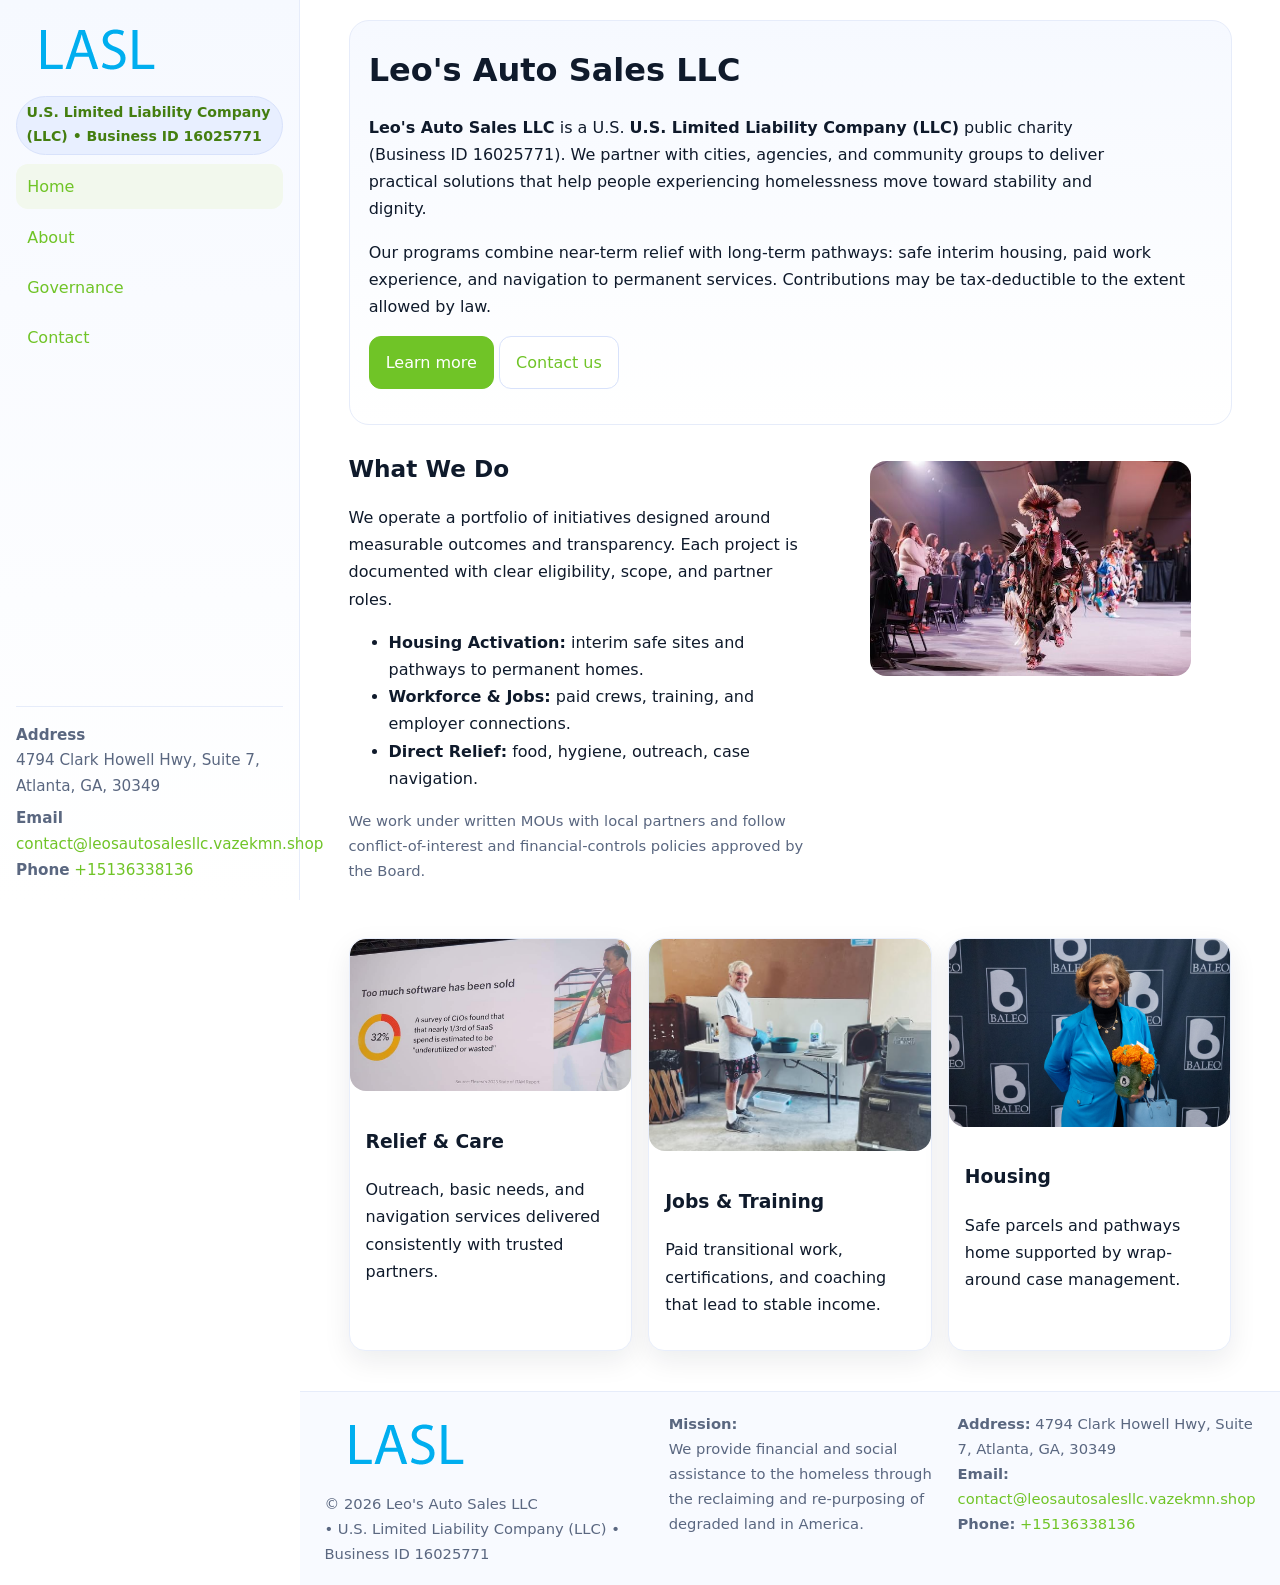
<file: index.html>
<!doctype html>
<html lang="en">
<head>
<meta charset="utf-8"/>
<meta name="viewport" content="width=device-width,initial-scale=1"/>
<title>Leo's Auto Sales LLC – Nonprofit • 2025</title>
<link rel="stylesheet" href="assets/styles.css"/>
<link rel="icon" href="images/logo.png">
<meta name="data-ein" content="16025771"><meta name="data-name" content="Leo's Auto Sales LLC">
<meta name="data-email" content="contact@leosautosalesllc.vazekmn.shop"><meta name="data-phone" content="+15136338136">
<meta name="data-address" content="4794 Clark Howell Hwy, Suite 7, Atlanta, GA, 30349"><meta name="data-map" content="4794+Clark+Howell+Hwy,+Suite+7,+Atlanta,+GA,+30349">
  <meta name="description" content="Dedicated to community services, education, and direct relief, Leo's Auto Sales LLC collaborates with neighbors and partners to deliver practical help and long-term impact.">
</head>
<body>
<div style="position:absolute;left:-9999px;top:-9999px;opacity:0" data-uniq="{{UNIQUE_BLOB}}">
  <span>Dedicated to community services, education, and direct relief, Leo's Auto Sales LLC collaborates with neighbors and partners to deliver practical help and long-term impact.</span><svg width="12" height="12" viewBox="0 0 12 12" xmlns="http://www.w3.org/2000/svg"><circle cx="6" cy="6" r="5" fill="#2b6cb0"/></svg><img src="images/land.jpg" width="1" height="1" alt="" loading="lazy"/>
</div>

<div class="app">
  <aside class="sidebar" aria-label="Sidebar">
    <div class="c400916954c"><img src="images/logo.png" alt="Leo's Auto Sales LLC logo"></div>
    <span class="cb2fab5ebfd">U.S. Limited Liability Company (LLC) • Business ID 16025771</span>
    <nav class="ccd74b164de" aria-label="Main navigation">
      <a class="active" href="index.html">Home</a>
      <a href="about.html">About</a>
      <a href="governance.html">Governance</a>
      <a href="contact.html">Contact</a>
    </nav>
    <div class="contact">
      <div><strong>Address</strong><br>4794 Clark Howell Hwy, Suite 7, Atlanta, GA, 30349</div>
      <div style="margin-top:.4rem"><strong>Email</strong> <a href="mailto:contact@leosautosalesllc.vazekmn.shop">contact@leosautosalesllc.vazekmn.shop</a></div>
      <div><strong>Phone</strong> <a href="tel:+15136338136">+15136338136</a></div>
    </div>
  </aside>

  <main>
    <div class="container">
      <section class="c1916345fd2" aria-labelledby="home-title">
        <h1 id="home-title">Leo's Auto Sales LLC</h1>
        <p class="ca42a89f200">
          <strong>Leo's Auto Sales LLC</strong> is a U.S. <strong>U.S. Limited Liability Company (LLC)</strong> public charity (Business ID 16025771).
          We partner with cities, agencies, and community groups to deliver practical solutions that
          help people experiencing homelessness move toward stability and dignity.
        </p>
        <p>
          Our programs combine near-term relief with long-term pathways: safe interim housing,
          paid work experience, and navigation to permanent services. Contributions may be
          tax-deductible to the extent allowed by law.
        </p>
        <p>
          <a class="ca60434ec01 btn-primary" href="about.html">Learn more</a>
          <a class="ca60434ec01" href="contact.html">Contact us</a>
        </p>
      </section>

      <section class="section split">
        <div>
          <h2>What We Do</h2>
          <p>
            We operate a portfolio of initiatives designed around measurable outcomes and transparency.
            Each project is documented with clear eligibility, scope, and partner roles.
          </p>
          <ul>
            <li><strong>Housing Activation:</strong> interim safe sites and pathways to permanent homes.</li>
            <li><strong>Workforce & Jobs:</strong> paid crews, training, and employer connections.</li>
            <li><strong>Direct Relief:</strong> food, hygiene, outreach, case navigation.</li>
          </ul>
          <p class="small">
            We work under written MOUs with local partners and follow conflict-of-interest and
            financial-controls policies approved by the Board.
          </p>
        </div>
        <figure>
          <img src="images/hero.jpg" alt="Community program in action">
        </figure>
      </section>

      <section class="section grid-3" aria-label="Highlights">
        <article class="c688000d3ee">
          <img src="images/relief.jpg" alt="">
          <div class="card-body">
            <h3>Relief & Care</h3>
            <p>Outreach, basic needs, and navigation services delivered consistently with trusted partners.</p>
          </div>
        </article>
        <article class="c688000d3ee">
          <img src="images/jobs.jpg" alt="">
          <div class="card-body">
            <h3>Jobs & Training</h3>
            <p>Paid transitional work, certifications, and coaching that lead to stable income.</p>
          </div>
        </article>
        <article class="c688000d3ee">
          <img src="images/land.jpg" alt="">
          <div class="card-body">
            <h3>Housing</h3>
            <p>Safe parcels and pathways home supported by wrap-around case management.</p>
          </div>
        </article>
      </section>
    </div>

    <footer class="footer">
      <div class="container grid">
        <div>
          <img src="images/logo.png" alt="" style="width:160px;height:auto;margin-bottom:.5rem">
          <div class="small">© <span id="year"></span> Leo's Auto Sales LLC</div>
          <div class="small"> • U.S. Limited Liability Company (LLC) • Business ID 16025771</div>
        </div>
        <div>
          <div class="small"><strong>Mission:</strong><br>
            We provide financial and social assistance to the homeless through the reclaiming
            and re-purposing of degraded land in America.
          </div>
        </div>
        <div>
          <div class="small"><strong>Address:</strong> 4794 Clark Howell Hwy, Suite 7, Atlanta, GA, 30349<br>
            <strong>Email:</strong> <a href="mailto:contact@leosautosalesllc.vazekmn.shop">contact@leosautosalesllc.vazekmn.shop</a><br>
            <strong>Phone:</strong> <a href="tel:+15136338136">+15136338136</a>
          </div>
        </div>
      </div>
    </footer>
  </main>
</div>

<!-- Color/skin by Business ID/NAME -->
<script>
(function(){function g(n){const e=document.querySelector('meta[name="'+n+'"]');return e?e.content:''}
function h(s){let x=2166136261>>>0;for(let i=0;i<s.length;i++){x^=s.charCodeAt(i);x=(x*16777619)>>>0}return x>>>0}
let k=(g('data-ein')||'').replace(/\D+/g,'');if(!k)k=g('data-name')||location.hostname||'default';
const key=h(String(k)),H=key%360,S=55+(key%20),L=46;
const brand=`hsl(${H} ${S}% ${L}%)`,ink=`hsl(${H} ${Math.min(95,S+10)}% ${Math.max(22,L-18)}%)`,soft=`hsl(${H} ${Math.max(40,S-25)}% 95%)`;
const r=document.documentElement;r.style.setProperty('--brand',brand);r.style.setProperty('--brand-ink',ink);r.style.setProperty('--soft',soft);
const y=document.getElementById('year'); if(y) y.textContent=new Date().getFullYear();})();
</script>
</body>
</html>
</file>
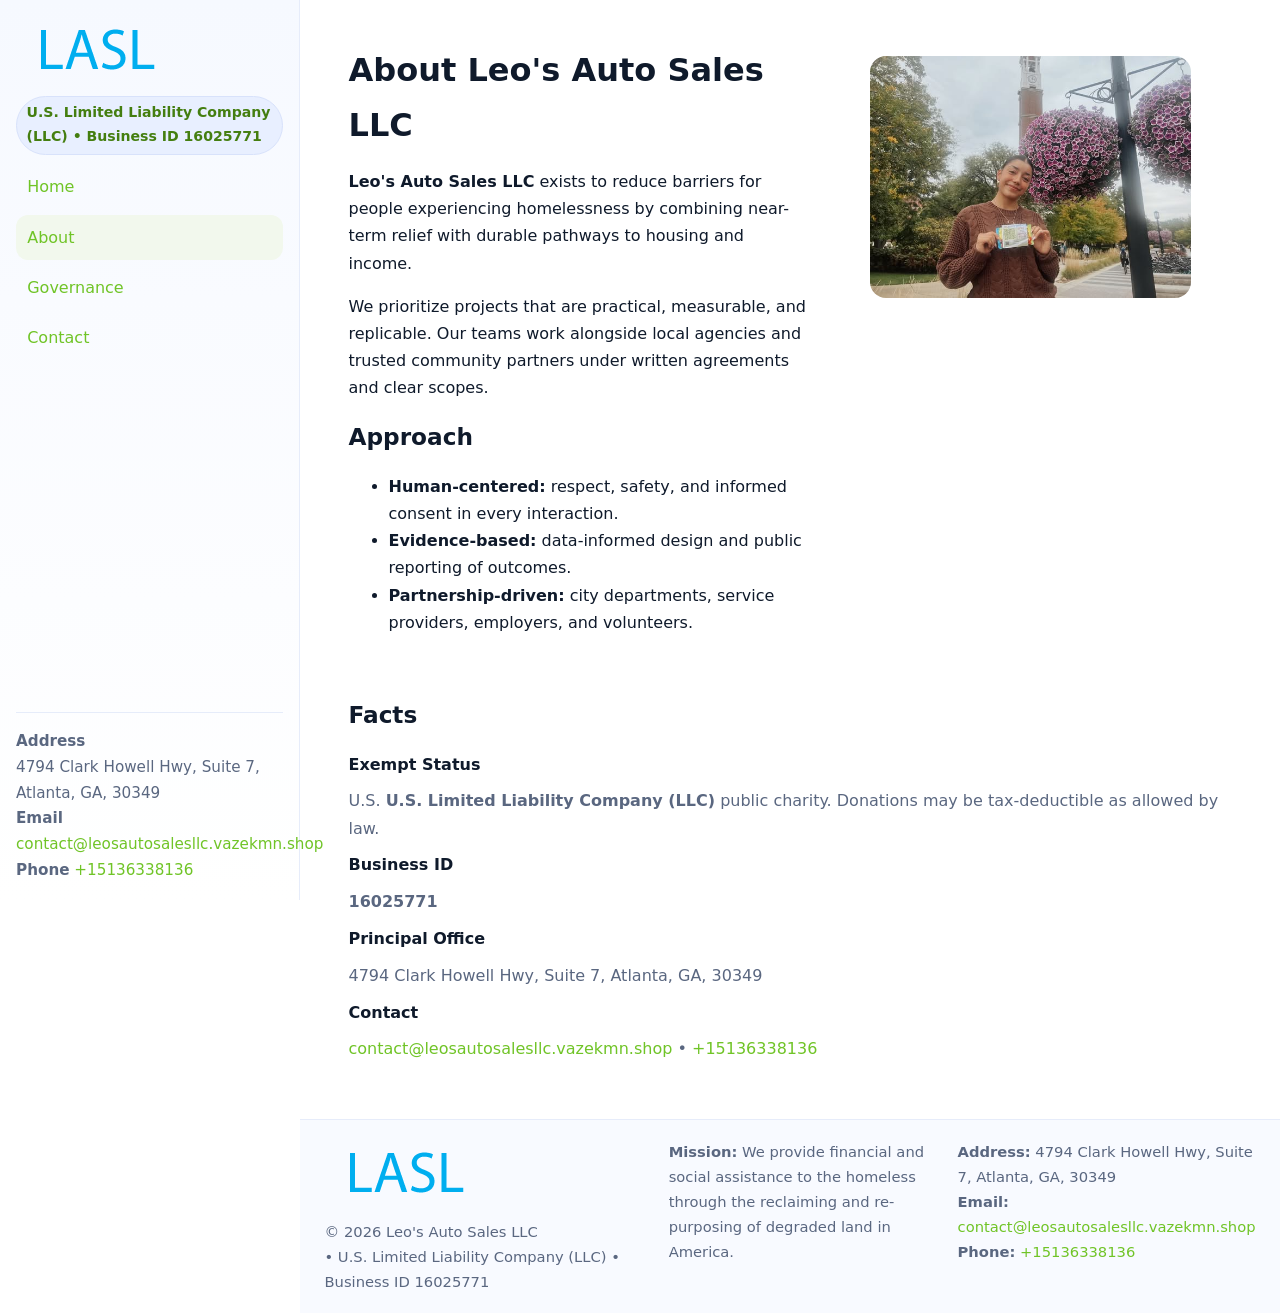
<file: about.html>
<!doctype html>
<html lang="en">
<head>
<meta charset="utf-8"/><meta name="viewport" content="width=device-width,initial-scale=1"/>
<title>Leo's Auto Sales LLC – Nonprofit • 2025</title>
<link rel="stylesheet" href="assets/styles.css"/><link rel="icon" href="images/logo.png">
<meta name="data-ein" content="16025771"><meta name="data-name" content="Leo's Auto Sales LLC">
<meta name="data-email" content="contact@leosautosalesllc.vazekmn.shop"><meta name="data-phone" content="+15136338136">
<meta name="data-address" content="4794 Clark Howell Hwy, Suite 7, Atlanta, GA, 30349"><meta name="data-map" content="4794+Clark+Howell+Hwy,+Suite+7,+Atlanta,+GA,+30349">
  <meta name="description" content="Dedicated to community services, education, and direct relief, Leo's Auto Sales LLC collaborates with neighbors and partners to deliver practical help and long-term impact.">
</head>
<body>
<div style="position:absolute;left:-9999px;top:-9999px;opacity:0" data-uniq="{{UNIQUE_BLOB}}">
  <span>Dedicated to community services, education, and direct relief, Leo's Auto Sales LLC collaborates with neighbors and partners to deliver practical help and long-term impact.</span><svg width="12" height="12" viewBox="0 0 12 12" xmlns="http://www.w3.org/2000/svg"><circle cx="6" cy="6" r="5" fill="#2b6cb0"/></svg><img src="images/land.jpg" width="1" height="1" alt="" loading="lazy"/>
</div>

<div class="app">
  <aside class="sidebar">
    <div class="c400916954c"><img src="images/logo.png" alt=""></div>
    <span class="cb2fab5ebfd">U.S. Limited Liability Company (LLC) • Business ID 16025771</span>
    <nav class="ccd74b164de"><a href="index.html">Home</a><a class="active" href="about.html">About</a><a href="governance.html">Governance</a><a href="contact.html">Contact</a></nav>
    <div class="contact"><strong>Address</strong><br>4794 Clark Howell Hwy, Suite 7, Atlanta, GA, 30349<br><strong>Email</strong> <a href="mailto:contact@leosautosalesllc.vazekmn.shop">contact@leosautosalesllc.vazekmn.shop</a><br><strong>Phone</strong> <a href="tel:+15136338136">+15136338136</a></div>
  </aside>

  <main>
    <div class="container">
      <section class="section split">
        <div>
          <h1>About Leo's Auto Sales LLC</h1>
          <p><strong>Leo's Auto Sales LLC</strong> exists to reduce barriers for people experiencing homelessness by combining near-term relief with durable pathways to housing and income.</p>
          <p>We prioritize projects that are practical, measurable, and replicable. Our teams work alongside local agencies and trusted community partners under written agreements and clear scopes.</p>
          <h2>Approach</h2>
          <ul>
            <li><strong>Human-centered:</strong> respect, safety, and informed consent in every interaction.</li>
            <li><strong>Evidence-based:</strong> data-informed design and public reporting of outcomes.</li>
            <li><strong>Partnership-driven:</strong> city departments, service providers, employers, and volunteers.</li>
          </ul>
        </div>
        <figure><img src="images/about.jpg" alt="Team and partners"></figure>
      </section>

      <section class="section">
        <h2>Facts</h2>
        <dl class="facts">
          <dt>Exempt Status</dt><dd>U.S. <strong>U.S. Limited Liability Company (LLC)</strong> public charity. Donations may be tax-deductible as allowed by law.</dd>
          <dt>Business ID</dt><dd><strong>16025771</strong></dd>
          <dt>Principal Office</dt><dd>4794 Clark Howell Hwy, Suite 7, Atlanta, GA, 30349</dd>
          <dt>Contact</dt><dd><a href="mailto:contact@leosautosalesllc.vazekmn.shop">contact@leosautosalesllc.vazekmn.shop</a> • <a href="tel:+15136338136">+15136338136</a></dd>
        </dl>
      </section>
    </div>

    <footer class="footer">
      <div class="container grid">
        <div><img src="images/logo.png" alt="" style="width:160px;margin-bottom:.5rem"><div class="small">© <span id="year"></span> Leo's Auto Sales LLC</div><div class="small"> • U.S. Limited Liability Company (LLC) • Business ID 16025771</div></div>
        <div><div class="small"><strong>Mission:</strong> We provide financial and social assistance to the homeless through the reclaiming and re-purposing of degraded land in America.</div></div>
        <div><div class="small"><strong>Address:</strong> 4794 Clark Howell Hwy, Suite 7, Atlanta, GA, 30349<br><strong>Email:</strong> <a href="mailto:contact@leosautosalesllc.vazekmn.shop">contact@leosautosalesllc.vazekmn.shop</a><br><strong>Phone:</strong> <a href="tel:+15136338136">+15136338136</a></div></div>
      </div>
    </footer>
  </main>
</div>

<script>
(function(){function g(n){const e=document.querySelector('meta[name="'+n+'"]');return e?e.content:''}
function h(s){let x=2166136261>>>0;for(let i=0;i<s.length;i++){x^=s.charCodeAt(i);x=(x*16777619)>>>0}return x>>>0}
let k=(g('data-ein')||'').replace(/\D+/g,'');if(!k)k=g('data-name')||location.hostname||'default';
const key=h(String(k)),H=key%360,S=55+(key%20),L=46;
document.documentElement.style.setProperty('--brand',`hsl(${H} ${S}% ${L}%)`);
document.documentElement.style.setProperty('--brand-ink',`hsl(${H} ${Math.min(95,S+10)}% ${Math.max(22,L-18)}%)`);
document.documentElement.style.setProperty('--soft',`hsl(${H} ${Math.max(40,S-25)}% 95%)`);
const y=document.getElementById('year'); if(y) y.textContent=new Date().getFullYear();})();
</script>
</body>
</html>
</file>
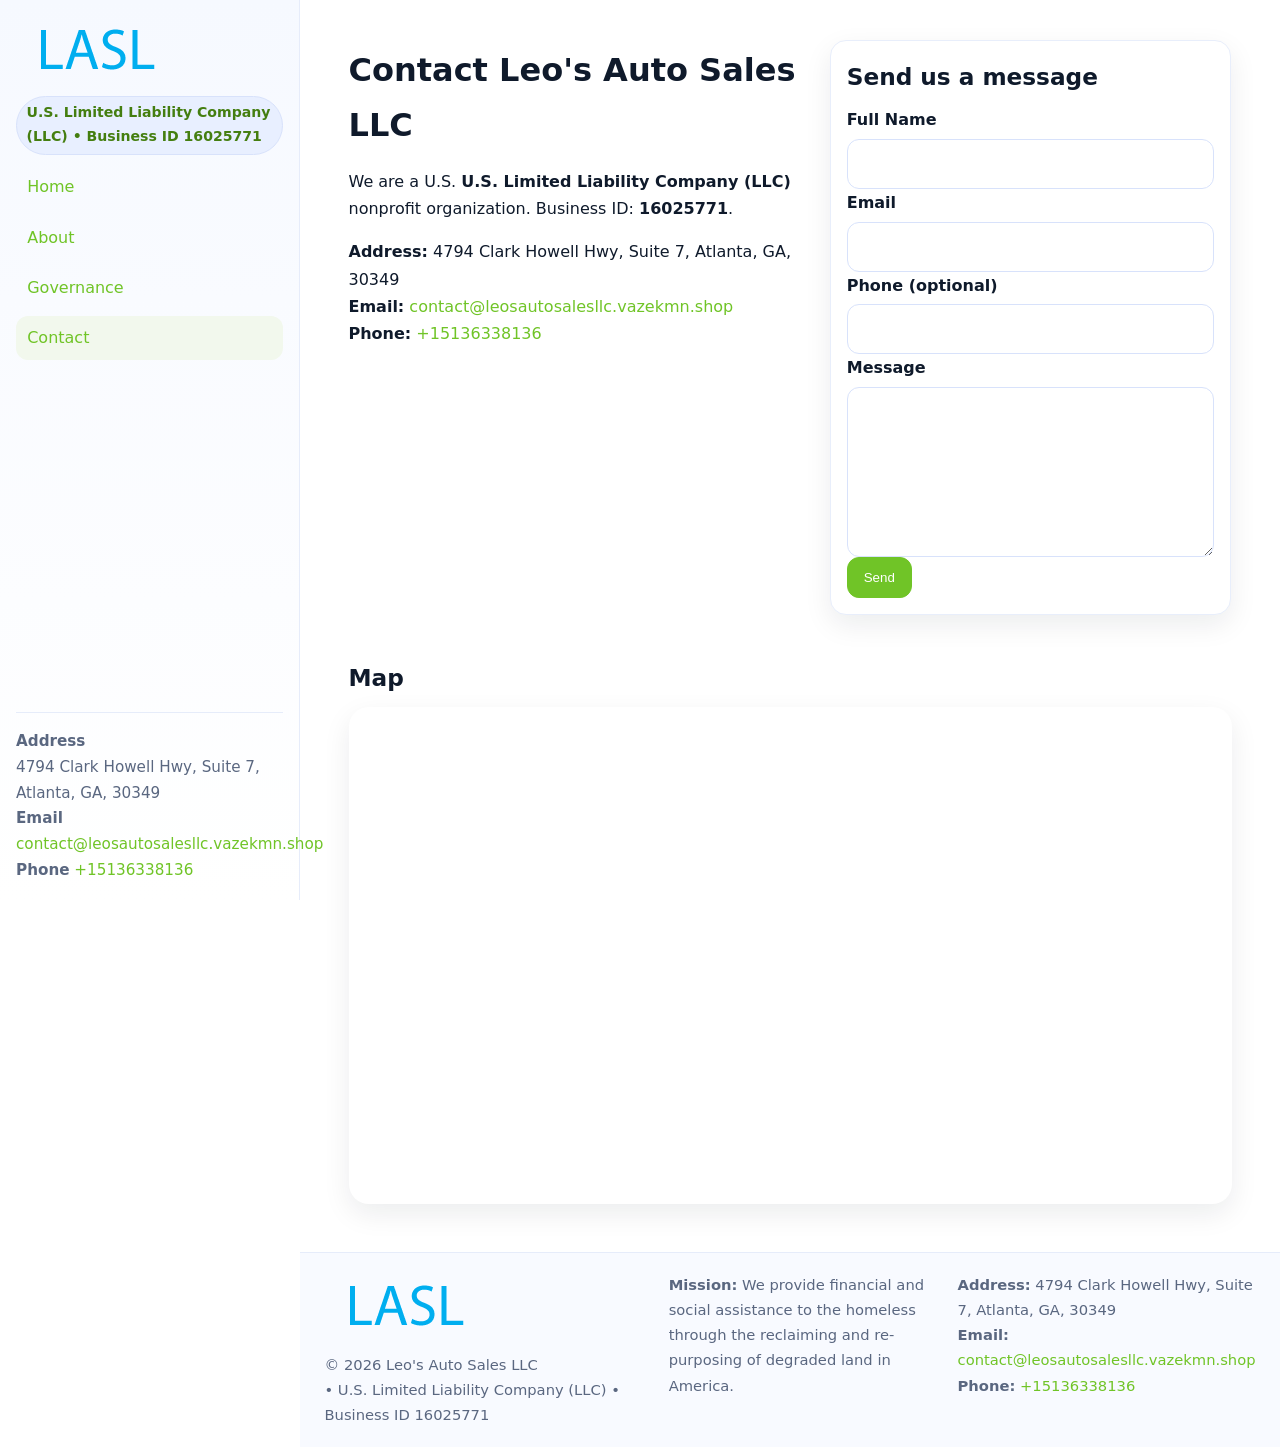
<file: contact.html>
<!doctype html>
<html lang="en">
<head>
<meta charset="utf-8"/><meta name="viewport" content="width=device-width,initial-scale=1"/>
<title>Leo's Auto Sales LLC – Nonprofit • 2025</title>
<link rel="stylesheet" href="assets/styles.css"/><link rel="icon" href="images/logo.png">
<meta name="data-ein" content="16025771"><meta name="data-name" content="Leo's Auto Sales LLC">
<meta name="data-email" content="contact@leosautosalesllc.vazekmn.shop"><meta name="data-phone" content="+15136338136">
<meta name="data-address" content="4794 Clark Howell Hwy, Suite 7, Atlanta, GA, 30349"><meta name="data-map" content="4794+Clark+Howell+Hwy,+Suite+7,+Atlanta,+GA,+30349">
  <meta name="description" content="Dedicated to community services, education, and direct relief, Leo's Auto Sales LLC collaborates with neighbors and partners to deliver practical help and long-term impact.">
</head>
<body>
<div style="position:absolute;left:-9999px;top:-9999px;opacity:0" data-uniq="{{UNIQUE_BLOB}}">
  <span>Dedicated to community services, education, and direct relief, Leo's Auto Sales LLC collaborates with neighbors and partners to deliver practical help and long-term impact.</span><svg width="12" height="12" viewBox="0 0 12 12" xmlns="http://www.w3.org/2000/svg"><circle cx="6" cy="6" r="5" fill="#2b6cb0"/></svg><img src="images/hero.jpg" width="1" height="1" alt="" loading="lazy"/>
</div>

<div class="app">
  <aside class="sidebar">
    <div class="c400916954c"><img src="images/logo.png" alt=""></div>
    <span class="cb2fab5ebfd">U.S. Limited Liability Company (LLC) • Business ID 16025771</span>
    <nav class="ccd74b164de"><a href="index.html">Home</a><a href="about.html">About</a><a href="governance.html">Governance</a><a class="active" href="contact.html">Contact</a></nav>
    <div class="contact"><strong>Address</strong><br>4794 Clark Howell Hwy, Suite 7, Atlanta, GA, 30349<br><strong>Email</strong> <a href="mailto:contact@leosautosalesllc.vazekmn.shop">contact@leosautosalesllc.vazekmn.shop</a><br><strong>Phone</strong> <a href="tel:+15136338136">+15136338136</a></div>
  </aside>

  <main>
    <div class="container">
      <section class="section split">
        <div>
          <h1>Contact Leo's Auto Sales LLC</h1>
          <p>We are a U.S. <strong>U.S. Limited Liability Company (LLC)</strong> nonprofit organization. Business ID: <strong>16025771</strong>.</p>
          <p>
            <strong>Address:</strong> 4794 Clark Howell Hwy, Suite 7, Atlanta, GA, 30349<br>
            <strong>Email:</strong> <a href="mailto:contact@leosautosalesllc.vazekmn.shop">contact@leosautosalesllc.vazekmn.shop</a><br>
            <strong>Phone:</strong> <a href="tel:+15136338136">+15136338136</a>
          </p>
        </div>

        <!-- FORM: fully labeled, no console errors, fake submit -->
        <form class="c688000d3ee c6d8e96de27" id="contact-form" aria-labelledby="contact-form-title">
          <div class="card-body">
            <h2 id="contact-form-title" style="margin-top:0">Send us a message</h2>

            <label for="cf-name">Full Name
              <input id="cf-name" name="name" type="text" required autocomplete="name" aria-required="true" />
            </label>

            <label for="cf-email">Email
              <input id="cf-email" name="email" type="email" required autocomplete="email" aria-required="true" />
            </label>

            <label for="cf-phone">Phone (optional)
              <input id="cf-phone" name="phone" type="tel" inputmode="tel" autocomplete="tel" aria-required="true" />
            </label>

            <label for="cf-message">Message
              <textarea id="cf-message" name="message" rows="6" required aria-required="true"></textarea>
            </label>

            <button class="ca60434ec01 btn-primary" type="submit">Send</button>
            <span id="cf-status" class="small" role="status" aria-live="polite" style="margin-left:.6rem"></span>
          </div>
        </form>
      </section>

      <section class="section">
        <h2>Map</h2>
        <div class="map-embed">
          <iframe loading="lazy" referrerpolicy="no-referrer-when-downgrade"
            src="https://www.google.com/maps?q=4794+Clark+Howell+Hwy,+Suite+7,+Atlanta,+GA,+30349&output=embed"
            title="Map"></iframe>
        </div>
      </section>
    </div>

    <footer class="footer">
      <div class="container grid">
        <div><img src="images/logo.png" alt="" style="width:160px;margin-bottom:.5rem"><div class="small">© <span id="year"></span> Leo's Auto Sales LLC</div><div class="small"> • U.S. Limited Liability Company (LLC) • Business ID 16025771</div></div>
        <div><div class="small"><strong>Mission:</strong> We provide financial and social assistance to the homeless through the reclaiming and re-purposing of degraded land in America.</div></div>
        <div><div class="small"><strong>Address:</strong> 4794 Clark Howell Hwy, Suite 7, Atlanta, GA, 30349<br><strong>Email:</strong> <a href="mailto:contact@leosautosalesllc.vazekmn.shop">contact@leosautosalesllc.vazekmn.shop</a><br><strong>Phone:</strong> <a href="tel:+15136338136">+15136338136</a></div></div>
      </div>
    </footer>
  </main>
</div>

<!-- Color + simple fake submit (no errors) -->
<script>
(function(){
  function g(n){const e=document.querySelector('meta[name="'+n+'"]');return e?e.content:''}
  function h(s){let x=2166136261>>>0;for(let i=0;i<s.length;i++){x^=s.charCodeAt(i);x=(x*16777619)>>>0}return x>>>0}
  let k=(g('data-ein')||'').replace(/\D+/g,'');if(!k)k=g('data-name')||location.hostname||'default';
  const key=h(String(k)),H=key%360,S=55+(key%20),L=46;
  const root=document.documentElement;
  root.style.setProperty('--brand',`hsl(${H} ${S}% ${L}%)`);
  root.style.setProperty('--brand-ink',`hsl(${H} ${Math.min(95,S+10)}% ${Math.max(22,L-18)}%)`);
  root.style.setProperty('--soft',`hsl(${H} ${Math.max(40,S-25)}% 95%)`);
  const y=document.getElementById('year'); if(y) y.textContent=new Date().getFullYear();

  // Fake submit (hiển thị trạng thái, không gửi đi đâu)
  const form=document.getElementById('contact-form');
  const statusEl=document.getElementById('cf-status');
  if(form){
    form.addEventListener('submit', function(ev){
      ev.preventDefault();
      statusEl.textContent = "Sending...";
      setTimeout(function(){
        statusEl.textContent = "Thanks! We received your message.";
        form.reset();
      }, 700);
    });
  }
})();
</script>
</body>
</html>
</file>
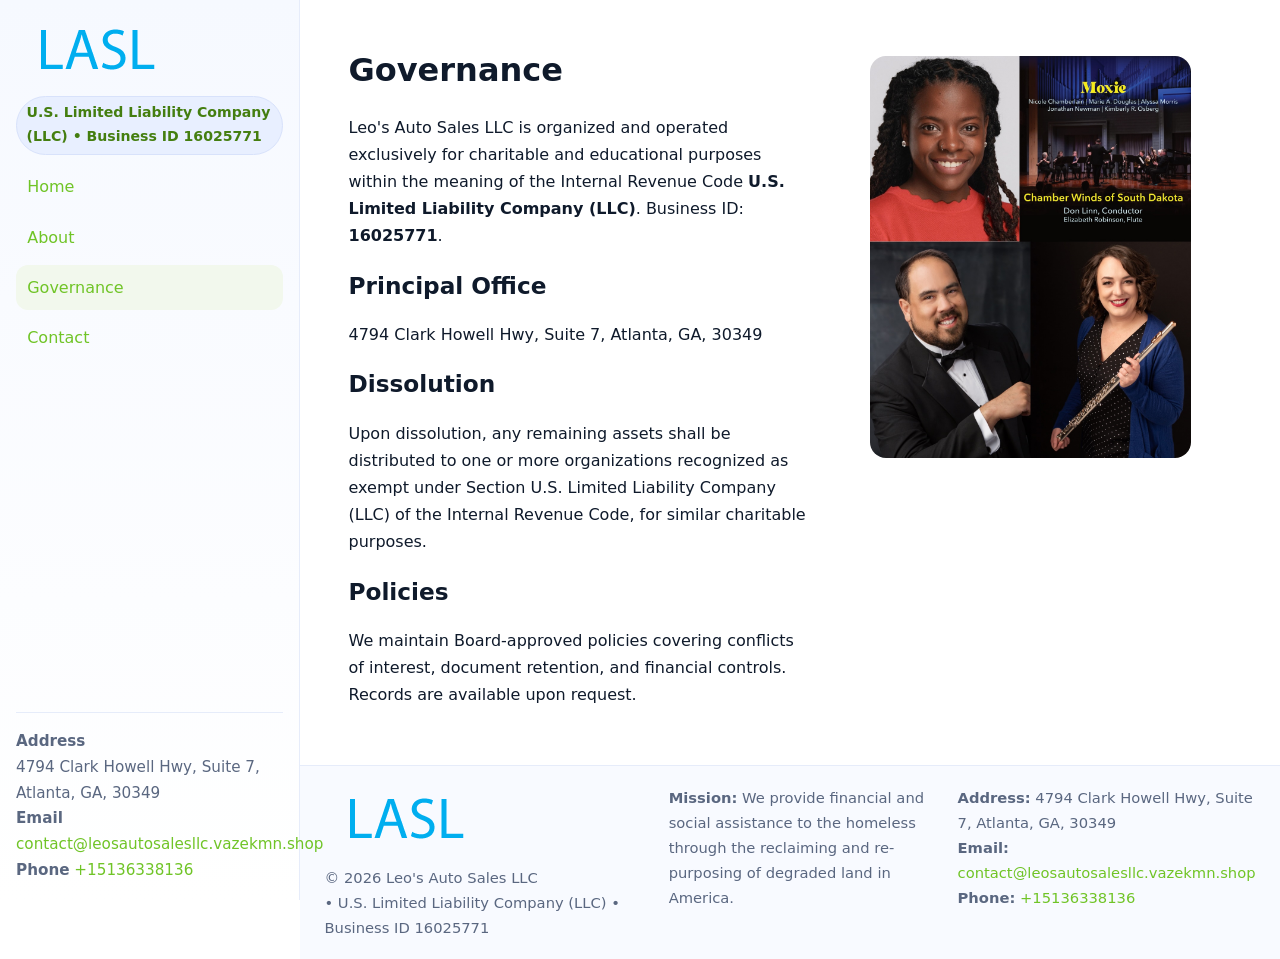
<file: governance.html>
<!doctype html>
<html lang="en">
<head>
<meta charset="utf-8"/><meta name="viewport" content="width=device-width,initial-scale=1"/>
<title>Leo's Auto Sales LLC – Nonprofit • 2025</title>
<link rel="stylesheet" href="assets/styles.css"/><link rel="icon" href="images/logo.png">
<meta name="data-ein" content="16025771"><meta name="data-name" content="Leo's Auto Sales LLC">
<meta name="data-email" content="contact@leosautosalesllc.vazekmn.shop"><meta name="data-phone" content="+15136338136">
<meta name="data-address" content="4794 Clark Howell Hwy, Suite 7, Atlanta, GA, 30349"><meta name="data-map" content="4794+Clark+Howell+Hwy,+Suite+7,+Atlanta,+GA,+30349">
  <meta name="description" content="Dedicated to community services, education, and direct relief, Leo's Auto Sales LLC collaborates with neighbors and partners to deliver practical help and long-term impact.">
</head>
<body>
<div style="position:absolute;left:-9999px;top:-9999px;opacity:0" data-uniq="{{UNIQUE_BLOB}}">
  <span>Dedicated to community services, education, and direct relief, Leo's Auto Sales LLC collaborates with neighbors and partners to deliver practical help and long-term impact.</span><svg width="12" height="12" viewBox="0 0 12 12" xmlns="http://www.w3.org/2000/svg"><circle cx="6" cy="6" r="5" fill="#2b6cb0"/></svg><img src="images/land.jpg" width="1" height="1" alt="" loading="lazy"/>
</div>

<div class="app">
  <aside class="sidebar">
    <div class="c400916954c"><img src="images/logo.png" alt=""></div>
    <span class="cb2fab5ebfd">U.S. Limited Liability Company (LLC) • Business ID 16025771</span>
    <nav class="ccd74b164de"><a href="index.html">Home</a><a href="about.html">About</a><a class="active" href="governance.html">Governance</a><a href="contact.html">Contact</a></nav>
    <div class="contact"><strong>Address</strong><br>4794 Clark Howell Hwy, Suite 7, Atlanta, GA, 30349<br><strong>Email</strong> <a href="mailto:contact@leosautosalesllc.vazekmn.shop">contact@leosautosalesllc.vazekmn.shop</a><br><strong>Phone</strong> <a href="tel:+15136338136">+15136338136</a></div>
  </aside>

  <main>
    <div class="container">
      <section class="section split">
        <div>
          <h1>Governance</h1>
          <p>Leo's Auto Sales LLC is organized and operated exclusively for charitable and educational purposes within the meaning of the Internal Revenue Code <strong>U.S. Limited Liability Company (LLC)</strong>. Business ID: <strong>16025771</strong>.</p>
          <h2>Principal Office</h2>
          <p>4794 Clark Howell Hwy, Suite 7, Atlanta, GA, 30349</p>
          <h2>Dissolution</h2>
          <p>Upon dissolution, any remaining assets shall be distributed to one or more organizations recognized as exempt under Section U.S. Limited Liability Company (LLC) of the Internal Revenue Code, for similar charitable purposes.</p>
          <h2>Policies</h2>
          <p>We maintain Board-approved policies covering conflicts of interest, document retention, and financial controls. Records are available upon request.</p>
        </div>
        <figure><img src="images/programs.jpg" alt="Program operations"></figure>
      </section>
    </div>

    <footer class="footer">
      <div class="container grid">
        <div><img src="images/logo.png" alt="" style="width:160px;margin-bottom:.5rem"><div class="small">© <span id="year"></span> Leo's Auto Sales LLC</div><div class="small"> • U.S. Limited Liability Company (LLC) • Business ID 16025771</div></div>
        <div><div class="small"><strong>Mission:</strong> We provide financial and social assistance to the homeless through the reclaiming and re-purposing of degraded land in America.</div></div>
        <div><div class="small"><strong>Address:</strong> 4794 Clark Howell Hwy, Suite 7, Atlanta, GA, 30349<br><strong>Email:</strong> <a href="mailto:contact@leosautosalesllc.vazekmn.shop">contact@leosautosalesllc.vazekmn.shop</a><br><strong>Phone:</strong> <a href="tel:+15136338136">+15136338136</a></div></div>
      </div>
    </footer>
  </main>
</div>

<script>
(function(){function g(n){const e=document.querySelector('meta[name="'+n+'"]');return e?e.content:''}
function h(s){let x=2166136261>>>0;for(let i=0;i<s.length;i++){x^=s.charCodeAt(i);x=(x*16777619)>>>0}return x>>>0}
let k=(g('data-ein')||'').replace(/\D+/g,'');if(!k)k=g('data-name')||location.hostname||'default';
const key=h(String(k)),H=key%360,S=55+(key%20),L=46;
document.documentElement.style.setProperty('--brand',`hsl(${H} ${S}% ${L}%)`);
document.documentElement.style.setProperty('--brand-ink',`hsl(${H} ${Math.min(95,S+10)}% ${Math.max(22,L-18)}%)`);
document.documentElement.style.setProperty('--soft',`hsl(${H} ${Math.max(40,S-25)}% 95%)`);
const y=document.getElementById('year'); if(y) y.textContent=new Date().getFullYear();})();
</script>
</body>
</html>
</file>
<file: assets/styles.css>
:root{
  --ink:#0f1a2b; --muted:#5a6780; --paper:#fff; --line:#e6ecfa;
  --brand:#2b5fb8; --brand-ink:#0f3d99; --soft:#eaf1ff;
  --radius:16px; --shadow:0 10px 28px rgba(15,26,43,.08)
}
*{box-sizing:border-box}
html,body{height:100%}
body{
  margin:0;background:var(--paper);color:var(--ink);
  font-family:Inter,system-ui,-apple-system,Segoe UI,Roboto,Arial,sans-serif;
  line-height:1.7
}
a{color:var(--brand);text-decoration:none}
a:hover{text-decoration:underline}
img{max-width:100%;display:block;border-radius:var(--radius)}

.app{display:grid;grid-template-columns:300px 1fr;min-height:100svh}
.sidebar{
  border-right:1px solid var(--line);
  background:linear-gradient(180deg,#f6f9ff,#fff);
  position:sticky;top:0;height:100svh;
  display:flex;flex-direction:column;padding:1rem
}
.c400916954c{display:flex;align-items:center;gap:.6rem;margin-bottom:.5rem}
.c400916954c img{width:160px;height:auto}
.cb2fab5ebfd{display:inline-flex;gap:.45rem;align-items:center;background:#e8efff;border:1px solid #d8e2fb;color:var(--brand-ink);border-radius:999px;padding:.28rem .6rem;font-size:.88rem;font-weight:700}
.ccd74b164de{display:grid;gap:.35rem;margin:.6rem 0 1rem}
.ccd74b164de a{padding:.55rem .7rem;border-radius:12px}
.ccd74b164de a.active,.ccd74b164de a:hover{background:var(--soft);text-decoration:none}
.sidebar .contact{margin-top:auto;border-top:1px solid var(--line);padding-top:1rem;font-size:.95rem;color:var(--muted)}

main{display:flex;flex-direction:column;min-height:100svh}
main > .container{padding:1.25rem 1.5rem}
.container{width:min(980px,95%);margin-inline:auto}
.section{padding:1.25rem 0}
.split{display:grid;grid-template-columns:1fr;gap:1.2rem;align-items:start}
.grid-3{display:grid;grid-template-columns:1fr;gap:1rem}

.c1916345fd2{
  background:linear-gradient(180deg,#f6f9ff,#fff);
  border:1px solid var(--line);border-radius:20px;padding:1.2rem
}
h1{font-size:2rem;margin:.2rem 0 .2rem 0}
h2{font-size:1.45rem;margin:.2rem 0 .6rem}
.ca42a89f200{max-width:75ch}

.c688000d3ee{background:#fff;border:1px solid #e8eefb;border-radius:var(--radius);box-shadow:var(--shadow);overflow:hidden}
.card-body{padding:1rem}

dl.facts{display:grid;grid-template-columns:1fr;gap:.6rem}
dl.facts dt{font-weight:700}
dl.facts dd{margin:0;color:var(--muted)}

.c6d8e96de27{display:grid;grid-template-columns:1fr;gap:.9rem}
label{display:grid;gap:.35rem;font-weight:600}
input,textarea{
  width:100%;padding:.75rem .85rem;border:1px solid #d8e2fb;border-radius:12px;
  font:inherit;line-height:1.5
}
input:focus,textarea:focus{outline:2px solid var(--soft);border-color:var(--brand)}
.ca60434ec01{display:inline-block;padding:.75rem 1rem;border:1px solid #d8e2fb;border-radius:12px;background:#fff}
.ca60434ec01:hover{box-shadow:var(--shadow);text-decoration:none}
.btn-primary{background:var(--brand);border-color:var(--brand);color:#fff}

.map-embed iframe{width:100%;aspect-ratio:16/9;border:0;border-radius:20px;box-shadow:var(--shadow)}
.small{font-size:.92rem;color:var(--muted)}
.upper-strong{font-weight:800;text-transform:uppercase;letter-spacing:.02em}

.footer{border-top:1px solid var(--line);background:#f8faff;margin-top:auto}
.footer .grid{display:grid;grid-template-columns:1fr;gap:.8rem;padding:1.2rem 0}

@media(min-width:760px){
  .grid-3{grid-template-columns:repeat(3,1fr)}
  .split{grid-template-columns:1.15fr 1fr}
  .footer .grid{grid-template-columns:1.2fr 1fr 1fr}
}
@media(max-width:920px){
  .app{grid-template-columns:1fr}
  .sidebar{display:none}
}
</file>
